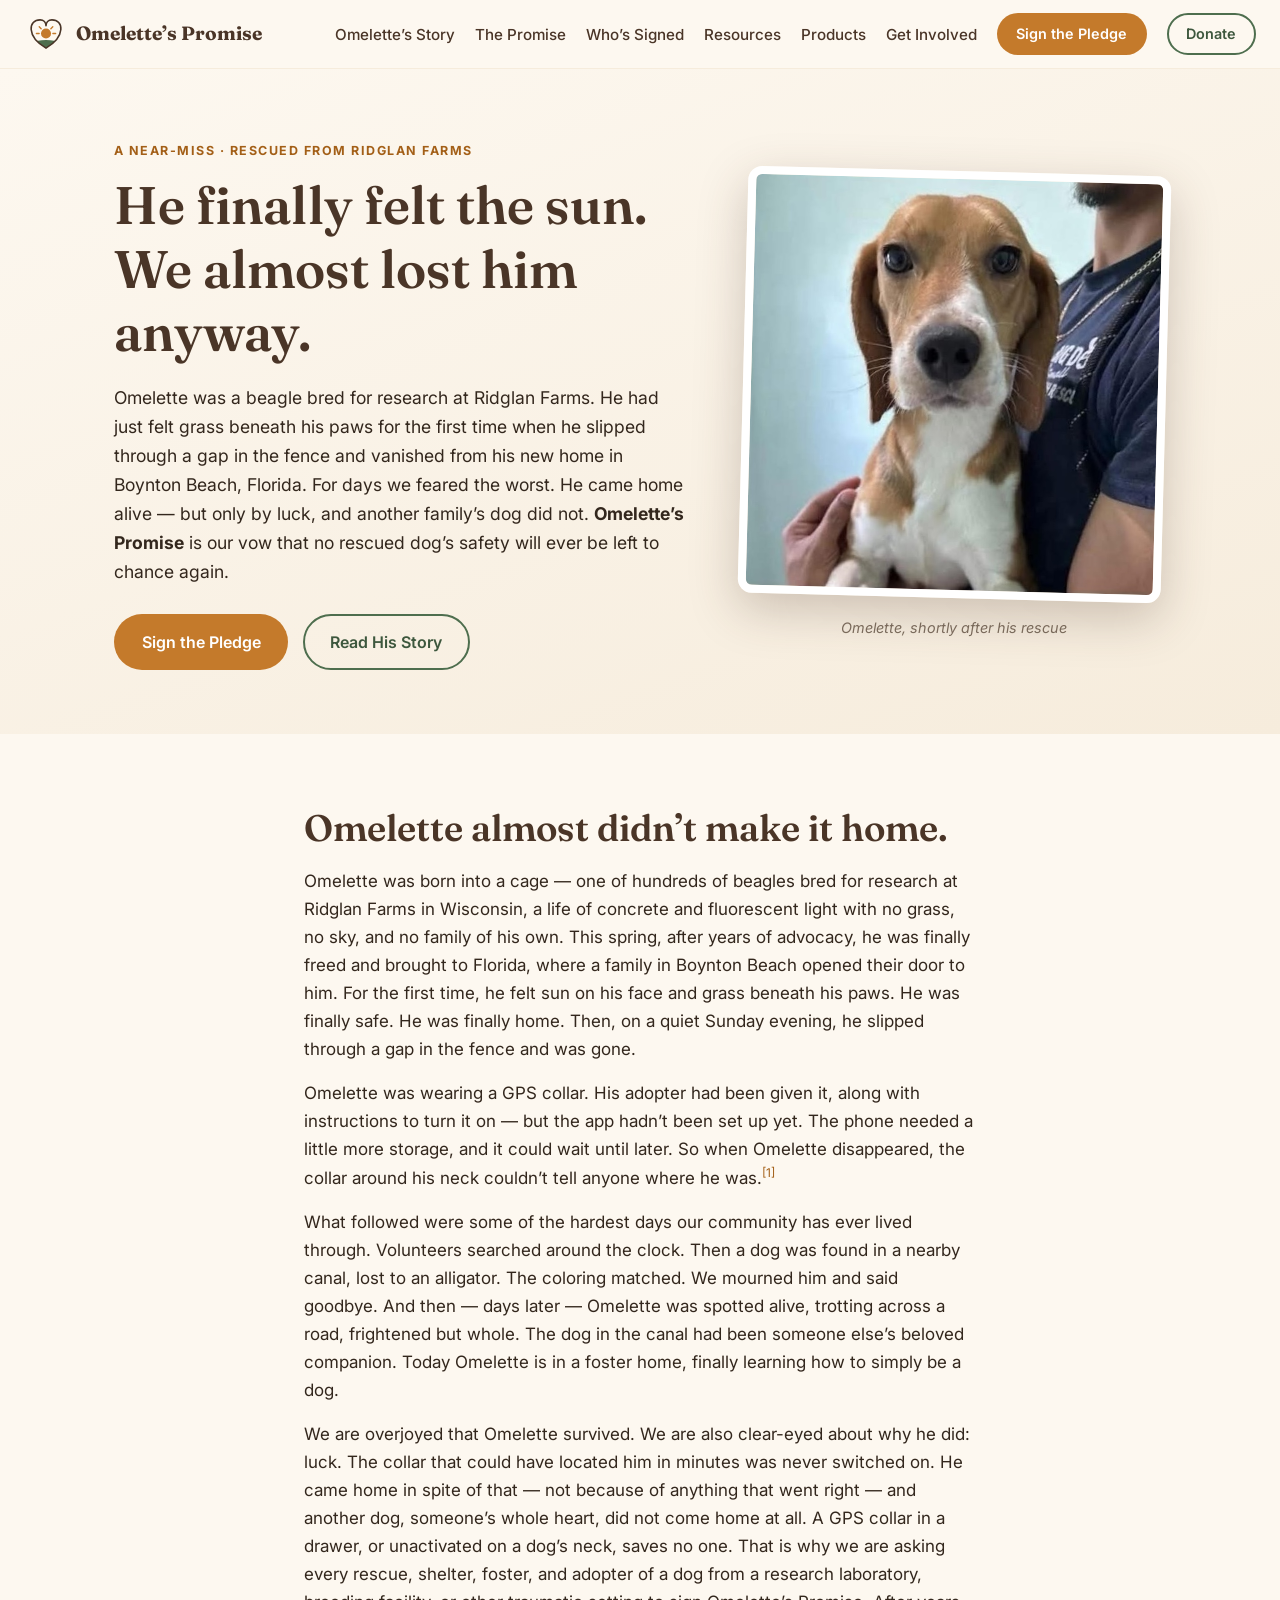
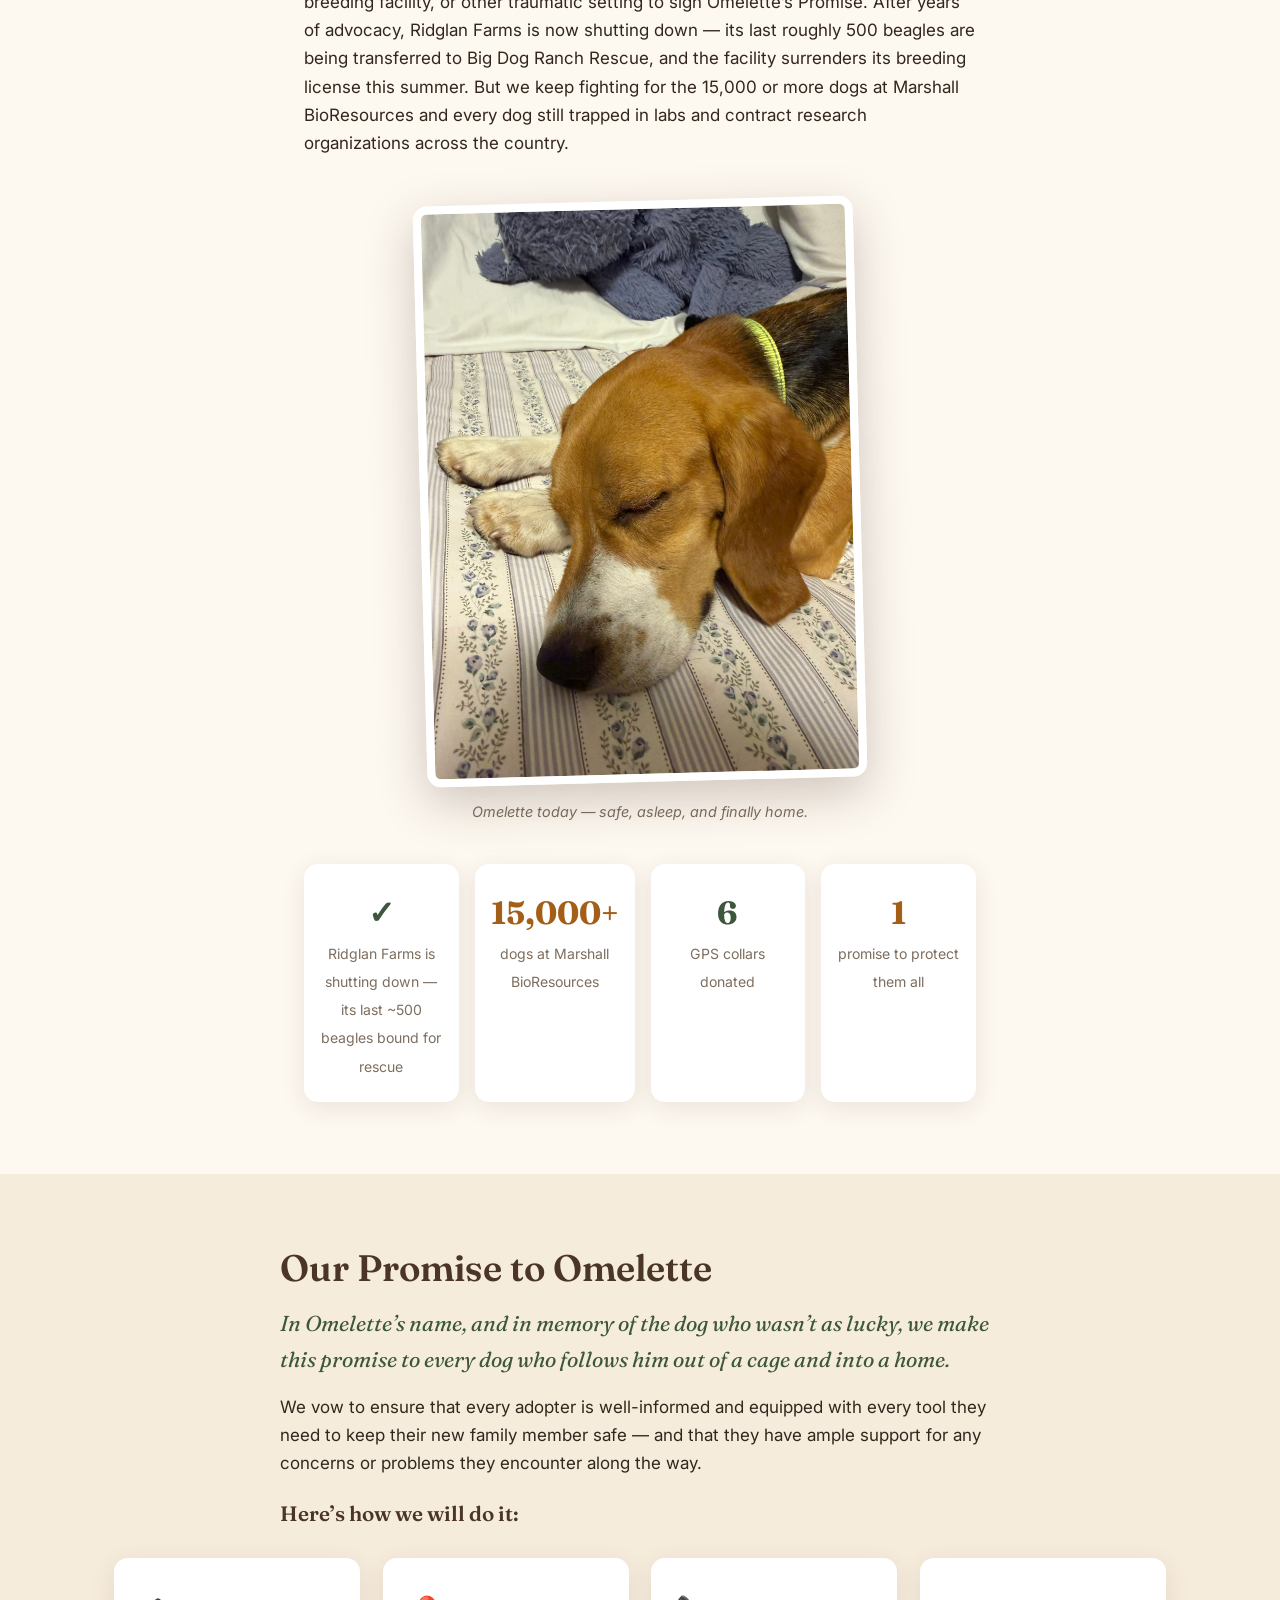
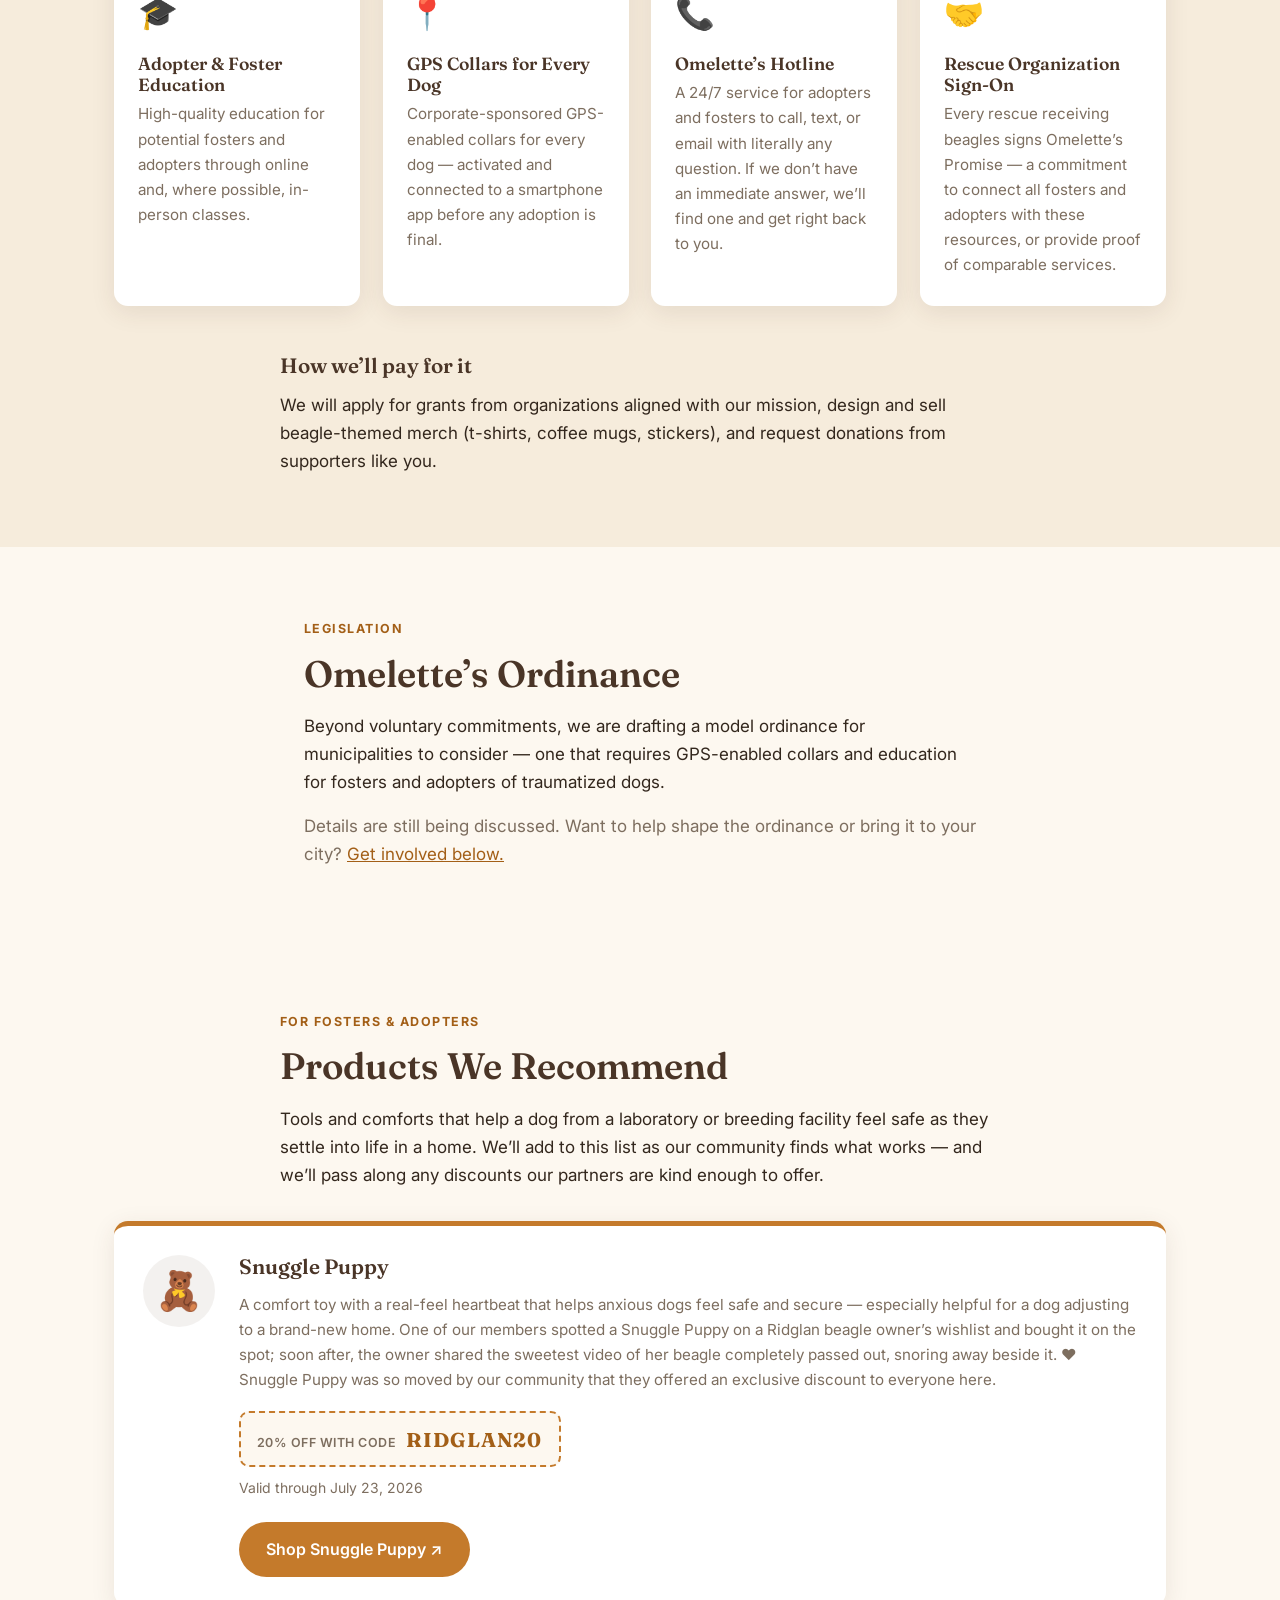
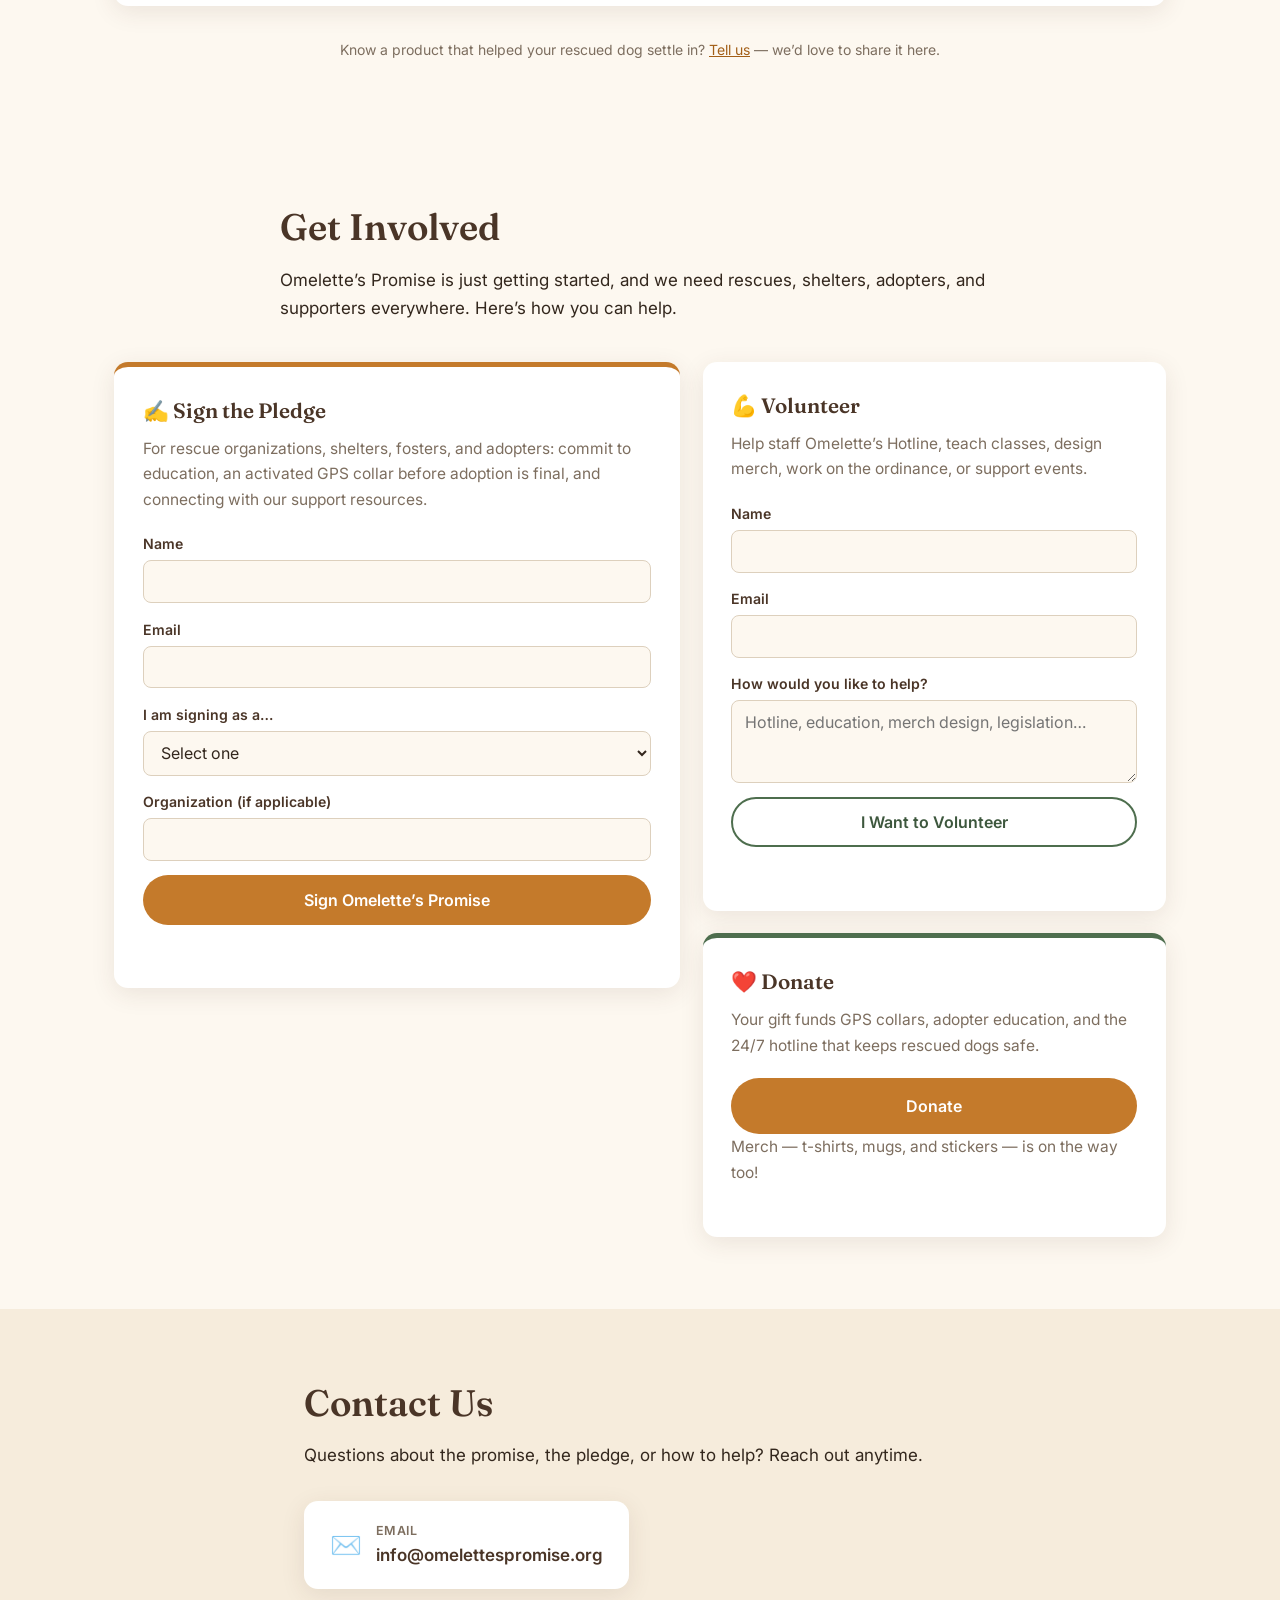
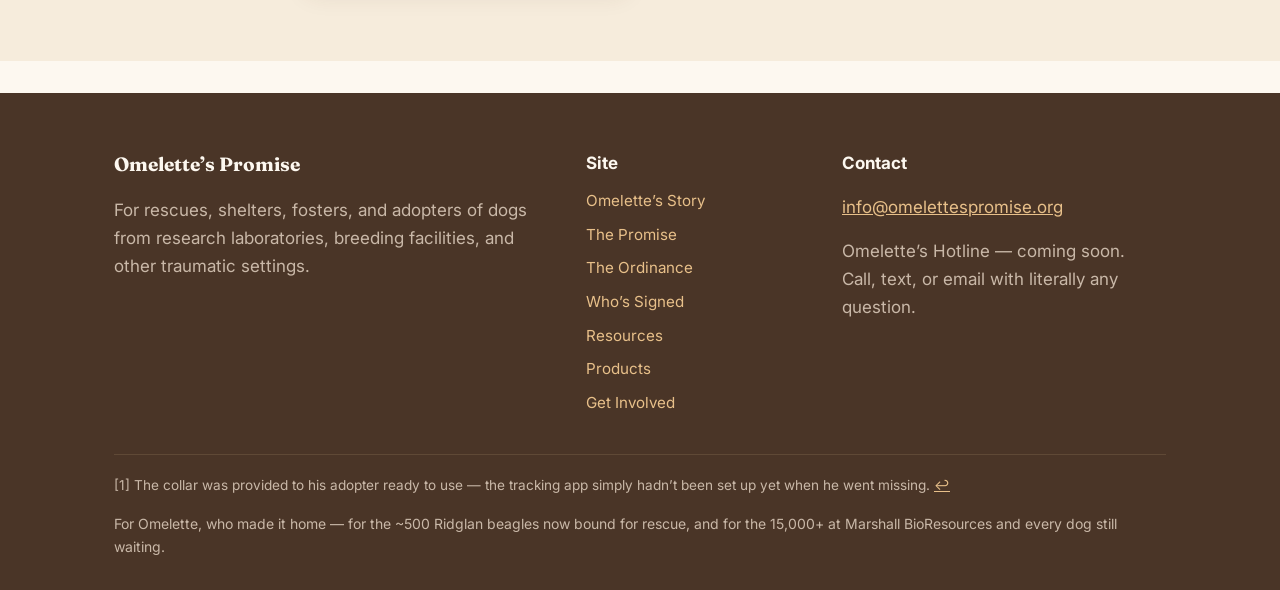
<file: index.html>
<!DOCTYPE html>
<html lang="en">
<head>
  <meta charset="UTF-8">
  <meta name="viewport" content="width=device-width, initial-scale=1.0">
  <title>Omelette’s Promise — Keeping Every Rescued Dog Safe</title>
  <meta name="description" content="Omelette’s Promise is a commitment by rescues, shelters, fosters, and adopters to keep every dog rescued from research laboratories and other traumatic settings safe — through education, GPS collars, and 24/7 support.">
  <meta property="og:title" content="Omelette’s Promise">
  <meta property="og:description" content="A promise to keep every rescued dog safe. Education, GPS collars, and 24/7 support for fosters and adopters.">
  <meta property="og:image" content="assets/omelette.jpg">
  <link rel="icon" type="image/svg+xml" href="assets/favicon.svg">
  <link rel="preconnect" href="https://fonts.googleapis.com">
  <link rel="preconnect" href="https://fonts.gstatic.com" crossorigin>
  <link href="https://fonts.googleapis.com/css2?family=Fraunces:opsz,wght@9..144,500;9..144,600;9..144,700&family=Inter:wght@400;500;600;700&display=swap" rel="stylesheet">
  <link rel="stylesheet" href="css/styles.css">
</head>
<body>

  <header class="site-header">
    <nav class="nav container">
      <a href="#" class="brand">
        <img src="assets/logo.svg" alt="" class="brand-logo">
        <span class="brand-name">Omelette’s Promise</span>
      </a>
      <button class="nav-toggle" aria-label="Open menu" aria-expanded="false">
        <span></span><span></span><span></span>
      </button>
      <ul class="nav-links">
        <li><a href="#story">Omelette’s Story</a></li>
        <li><a href="#promise">The Promise</a></li>
        <li><a href="signers.html">Who’s Signed</a></li>
        <li><a href="resources.html">Resources</a></li>
        <li><a href="#products">Products</a></li>
        <li><a href="#get-involved">Get Involved</a></li>
        <li><a href="#pledge" class="btn btn-primary btn-small">Sign the Pledge</a></li>
        <li><a href="https://donorbox.org/omelette-s-promise" class="btn btn-secondary btn-small custom-dbox-popup">Donate</a></li>
      </ul>
    </nav>
  </header>

  <main>

    <!-- ============ HERO ============ -->
    <section class="hero">
      <div class="container hero-grid">
        <div class="hero-text">
          <p class="eyebrow">A near-miss · Rescued from Ridglan Farms</p>
          <h1>He finally felt the sun.<br>We almost lost him anyway.</h1>
          <p class="hero-lead">
            Omelette was a beagle bred for research at Ridglan Farms. He had just felt
            grass beneath his paws for the first time when he slipped through a gap in
            the fence and vanished from his new home in Boynton Beach, Florida. For days
            we feared the worst. He came home alive — but only by luck, and another
            family’s dog did not. <strong>Omelette’s Promise</strong> is our vow that no
            rescued dog’s safety will ever be left to chance again.
          </p>
          <div class="hero-actions">
            <a href="#pledge" class="btn btn-primary">Sign the Pledge</a>
            <a href="#story" class="btn btn-secondary">Read His Story</a>
          </div>
        </div>
        <figure class="hero-photo">
          <img src="assets/omelette.jpg" alt="Omelette, a tan and white beagle with gentle brown eyes, held in the arms of a rescuer" onerror="this.closest('.hero-photo').classList.add('photo-missing')">
          <div class="photo-fallback" aria-hidden="true"><span>🐶</span><p>Omelette’s photo</p></div>
          <figcaption>Omelette, shortly after his rescue</figcaption>
        </figure>
      </div>
    </section>

    <!-- ============ STORY ============ -->
    <section id="story" class="section">
      <div class="container narrow">
        <h2>Omelette almost didn’t make it home.</h2>
        <p>
          Omelette was born into a cage — one of hundreds of beagles bred for research at
          Ridglan Farms in Wisconsin, a life of concrete and fluorescent light with no
          grass, no sky, and no family of his own. This spring, after years of advocacy, he
          was finally freed and brought to Florida, where a family in Boynton Beach opened
          their door to him. For the first time, he felt sun on his face and grass beneath
          his paws. He was finally safe. He was finally home. Then, on a quiet Sunday
          evening, he slipped through a gap in the fence and was gone.
        </p>
        <p>
          Omelette was wearing a GPS collar. His adopter had been given it, along with
          instructions to turn it on — but the app hadn’t been set up yet. The phone needed
          a little more storage, and it could wait until later. So when Omelette
          disappeared, the collar around his neck couldn’t tell anyone where he was.<a href="#footnote-1" id="ref-1" class="footnote-ref">[1]</a>
        </p>
        <p>
          What followed were some of the hardest days our community has ever lived through.
          Volunteers searched around the clock. Then a dog was found in a nearby canal, lost
          to an alligator. The coloring matched. We mourned him and said goodbye. And then —
          days later — Omelette was spotted alive, trotting across a road, frightened but
          whole. The dog in the canal had been someone else’s beloved companion. Today
          Omelette is in a foster home, finally learning how to simply be a dog.
        </p>
        <p>
          We are overjoyed that Omelette survived. We are also clear-eyed about why he did:
          luck. The collar that could have located him in minutes was never switched on. He
          came home in spite of that — not because of anything that went right — and another
          dog, someone’s whole heart, did not come home at all. A GPS collar in a drawer, or
          unactivated on a dog’s neck, saves no one. That is why we are asking every rescue,
          shelter, foster, and adopter of a dog from a research laboratory, breeding
          facility, or other traumatic setting to sign Omelette’s Promise. After years of
          advocacy, Ridglan Farms is now shutting down — its last roughly 500 beagles are
          being transferred to Big Dog Ranch Rescue, and the facility surrenders its
          breeding license this summer. But we keep fighting for the 15,000 or more dogs at
          Marshall BioResources and every dog still trapped in labs and contract research
          organizations across the country.
        </p>
        <figure class="hero-photo story-photo">
          <img src="assets/omelette-safe.jpg" alt="Omelette, a tan, white, and black beagle, asleep and relaxed on a bed" onerror="this.closest('.story-photo').classList.add('photo-missing')">
          <div class="photo-fallback" aria-hidden="true"><span>🐶</span><p>Omelette today</p></div>
          <figcaption>Omelette today — safe, asleep, and finally home.</figcaption>
        </figure>
        <div class="stat-row">
          <div class="stat stat-win">
            <span class="stat-number">✓</span>
            <span class="stat-label">Ridglan Farms is shutting down — its last ~500 beagles bound for rescue</span>
          </div>
          <div class="stat">
            <span class="stat-number">15,000+</span>
            <span class="stat-label">dogs at Marshall BioResources</span>
          </div>
          <div class="stat stat-win">
            <!-- Update this number as collars are donated -->
            <span class="stat-number">6</span>
            <span class="stat-label">GPS collars donated</span>
          </div>
          <div class="stat">
            <span class="stat-number">1</span>
            <span class="stat-label">promise to protect them all</span>
          </div>
        </div>
      </div>
    </section>

    <!-- ============ THE PROMISE ============ -->
    <section id="promise" class="section section-alt">
      <div class="container">
        <div class="narrow">
          <h2>Our Promise to Omelette</h2>
          <p class="promise-vow">
            <em>In Omelette’s name, and in memory of the dog who wasn’t as lucky, we make
            this promise to every dog who follows him out of a cage and into a home.</em>
          </p>
          <p>
            We vow to ensure that every adopter is well-informed and equipped with every
            tool they need to keep their new family member safe — and that they have ample
            support for any concerns or problems they encounter along the way.
          </p>
          <h3>Here’s how we will do it:</h3>
        </div>
        <div class="card-grid">
          <div class="card">
            <div class="card-icon" aria-hidden="true">🎓</div>
            <h4>Adopter &amp; Foster Education</h4>
            <p>High-quality education for potential fosters and adopters through online and, where possible, in-person classes.</p>
          </div>
          <div class="card">
            <div class="card-icon" aria-hidden="true">📍</div>
            <h4>GPS Collars for Every Dog</h4>
            <p>Corporate-sponsored GPS-enabled collars for every dog — activated and connected to a smartphone app before any adoption is final.</p>
          </div>
          <div class="card">
            <div class="card-icon" aria-hidden="true">📞</div>
            <h4>Omelette’s Hotline</h4>
            <p>A 24/7 service for adopters and fosters to call, text, or email with literally any question. If we don’t have an immediate answer, we’ll find one and get right back to you.</p>
          </div>
          <div class="card">
            <div class="card-icon" aria-hidden="true">🤝</div>
            <h4>Rescue Organization Sign-On</h4>
            <p>Every rescue receiving beagles signs Omelette’s Promise — a commitment to connect all fosters and adopters with these resources, or provide proof of comparable services.</p>
          </div>
        </div>
        <div class="narrow funding-note">
          <h3>How we’ll pay for it</h3>
          <p>
            We will apply for grants from organizations aligned with our mission, design
            and sell beagle-themed merch (t-shirts, coffee mugs, stickers), and request
            donations from supporters like you.
          </p>
        </div>
      </div>
    </section>

    <!-- ============ ORDINANCE ============ -->
    <section id="ordinance" class="section">
      <div class="container narrow">
        <p class="eyebrow">Legislation</p>
        <h2>Omelette’s Ordinance</h2>
        <p>
          Beyond voluntary commitments, we are drafting a model ordinance for
          municipalities to consider — one that requires GPS-enabled collars and education
          for fosters and adopters of traumatized dogs.
        </p>
        <p class="muted">
          Details are still being discussed. Want to help shape the ordinance or bring it
          to your city? <a href="#get-involved">Get involved below.</a>
        </p>
      </div>
    </section>

    <!-- ============ RECOMMENDED PRODUCTS ============ -->
    <section id="products" class="section">
      <div class="container">
        <div class="narrow">
          <p class="eyebrow">For Fosters &amp; Adopters</p>
          <h2>Products We Recommend</h2>
          <p>
            Tools and comforts that help a dog from a laboratory or breeding facility
            feel safe as they settle into life in a home. We’ll add to this list as our
            community finds what works — and we’ll pass along any discounts our partners
            are kind enough to offer.
          </p>
        </div>

        <div class="product-grid">
          <div class="product-card">
            <div class="product-media" aria-hidden="true">🧸</div>
            <div class="product-body">
              <h3>Snuggle Puppy</h3>
              <p>
                A comfort toy with a real-feel heartbeat that helps anxious dogs feel
                safe and secure — especially helpful for a dog adjusting to a brand-new
                home. One of our members spotted a Snuggle Puppy on a Ridglan beagle
                owner’s wishlist and bought it on the spot; soon after, the owner shared
                the sweetest video of her beagle completely passed out, snoring away
                beside it. ❤️ Snuggle Puppy was so moved by our community that they
                offered an exclusive discount to everyone here.
              </p>
              <div class="promo">
                <div class="promo-code">
                  <span class="promo-label">20% off with code</span>
                  <span class="promo-value">RIDGLAN20</span>
                </div>
                <p class="promo-expiry muted small">Valid through July 23, 2026</p>
              </div>
              <a href="https://snugglepuppy.com/" class="btn btn-primary" target="_blank" rel="noopener">
                Shop Snuggle Puppy ↗
              </a>
            </div>
          </div>
        </div>

        <p class="narrow muted small product-note">
          Know a product that helped your rescued dog settle in?
          <a href="#contact">Tell us</a> — we’d love to share it here.
        </p>
      </div>
    </section>

    <!-- ============ GET INVOLVED ============ -->
    <section id="get-involved" class="section">
      <div class="container">
        <div class="narrow">
          <h2>Get Involved</h2>
          <p>
            Omelette’s Promise is just getting started, and we need rescues, shelters,
            adopters, and supporters everywhere. Here’s how you can help.
          </p>
        </div>

        <div class="involve-grid">

          <!-- Pledge -->
          <div id="pledge" class="involve-card involve-pledge">
            <h3>✍️ Sign the Pledge</h3>
            <p>
              For rescue organizations, shelters, fosters, and adopters: commit to
              education, an activated GPS collar before adoption is final, and connecting
              with our support resources.
            </p>
            <form class="form" data-form="pledge" action="https://formspree.io/f/mnjybqvw" method="POST">
              <input type="hidden" name="_subject" value="New Omelette’s Promise pledge signature">
              <input type="text" name="_gotcha" style="display:none" tabindex="-1" autocomplete="off" aria-hidden="true">
              <label>Name <input type="text" name="name" required autocomplete="name"></label>
              <label>Email <input type="email" name="email" required autocomplete="email"></label>
              <label>I am signing as a…
                <select name="role" required>
                  <option value="">Select one</option>
                  <option>Rescue organization</option>
                  <option>Shelter</option>
                  <option>Foster</option>
                  <option>Adopter</option>
                  <option>Supporter</option>
                </select>
              </label>
              <label>Organization (if applicable) <input type="text" name="org"></label>
              <button type="submit" class="btn btn-primary">Sign Omelette’s Promise</button>
              <p class="form-status" role="status" aria-live="polite"></p>
            </form>
          </div>

          <div class="involve-stack">
            <!-- Volunteer -->
            <div id="volunteer" class="involve-card">
              <h3>💪 Volunteer</h3>
              <p>
                Help staff Omelette’s Hotline, teach classes, design merch, work on the
                ordinance, or support events.
              </p>
              <form class="form" data-form="volunteer" action="https://formspree.io/f/mvznborb" method="POST">
                <input type="hidden" name="_subject" value="New Omelette’s Promise volunteer sign-up">
                <input type="text" name="_gotcha" style="display:none" tabindex="-1" autocomplete="off" aria-hidden="true">
                <label>Name <input type="text" name="name" required autocomplete="name"></label>
                <label>Email <input type="email" name="email" required autocomplete="email"></label>
                <label>How would you like to help? <textarea name="interest" rows="3" placeholder="Hotline, education, merch design, legislation…"></textarea></label>
                <button type="submit" class="btn btn-secondary">I Want to Volunteer</button>
                <p class="form-status" role="status" aria-live="polite"></p>
              </form>
            </div>

            <!-- Donate -->
            <div id="donate" class="involve-card involve-donate">
              <h3>❤️ Donate</h3>
              <p>
                Your gift funds GPS collars, adopter education, and the 24/7 hotline that
                keeps rescued dogs safe.
              </p>
              <a href="https://donorbox.org/omelette-s-promise" class="btn btn-primary btn-block custom-dbox-popup">Donate</a>
              <p class="muted small">Merch — t-shirts, mugs, and stickers — is on the way too!</p>
            </div>
          </div>

        </div>
      </div>
    </section>

    <!-- ============ CONTACT ============ -->
    <section id="contact" class="section section-alt">
      <div class="container narrow">
        <h2>Contact Us</h2>
        <p>
          Questions about the promise, the pledge, or how to help? Reach out anytime.
        </p>
        <div class="contact-row">
          <a href="mailto:info@omelettespromise.org" class="contact-item">
            <span class="contact-icon" aria-hidden="true">✉️</span>
            <span>
              <span class="contact-label">Email</span>
              info@omelettespromise.org
            </span>
          </a>
        </div>
      </div>
    </section>

  </main>

  <footer class="site-footer">
    <div class="container">
      <div class="footer-grid">
        <div>
          <p class="brand-name">Omelette’s Promise</p>
          <p class="muted">
            For rescues, shelters, fosters, and adopters of dogs from research
            laboratories, breeding facilities, and other traumatic settings.
          </p>
        </div>
        <div>
          <p class="footer-heading">Site</p>
          <ul class="footer-links">
            <li><a href="#story">Omelette’s Story</a></li>
            <li><a href="#promise">The Promise</a></li>
            <li><a href="#ordinance">The Ordinance</a></li>
            <li><a href="signers.html">Who’s Signed</a></li>
            <li><a href="resources.html">Resources</a></li>
            <li><a href="#products">Products</a></li>
            <li><a href="#get-involved">Get Involved</a></li>
          </ul>
        </div>
        <div>
          <p class="footer-heading">Contact</p>
          <p class="muted">
            <a href="mailto:info@omelettespromise.org">info@omelettespromise.org</a>
          </p>
          <p class="muted">Omelette’s Hotline — coming soon.<br>Call, text, or email with literally any question.</p>
        </div>
      </div>
      <hr>
      <p id="footnote-1" class="footnote">
        [1] The collar was provided to his adopter ready to use — the tracking app simply
        hadn’t been set up yet when he went missing. <a href="#ref-1">↩</a>
      </p>
      <p class="muted small">For Omelette, who made it home — for the ~500 Ridglan beagles now bound for rescue, and for the 15,000+ at Marshall BioResources and every dog still waiting.</p>
    </div>
  </footer>

  <script src="js/main.js"></script>
  <script type="text/javascript" defer src="https://donorbox.org/install-popup-button.js"></script>
  <script>window.DonorBox = { widgetLinkClassName: "custom-dbox-popup" };</script>
</body>
</html>
</file>
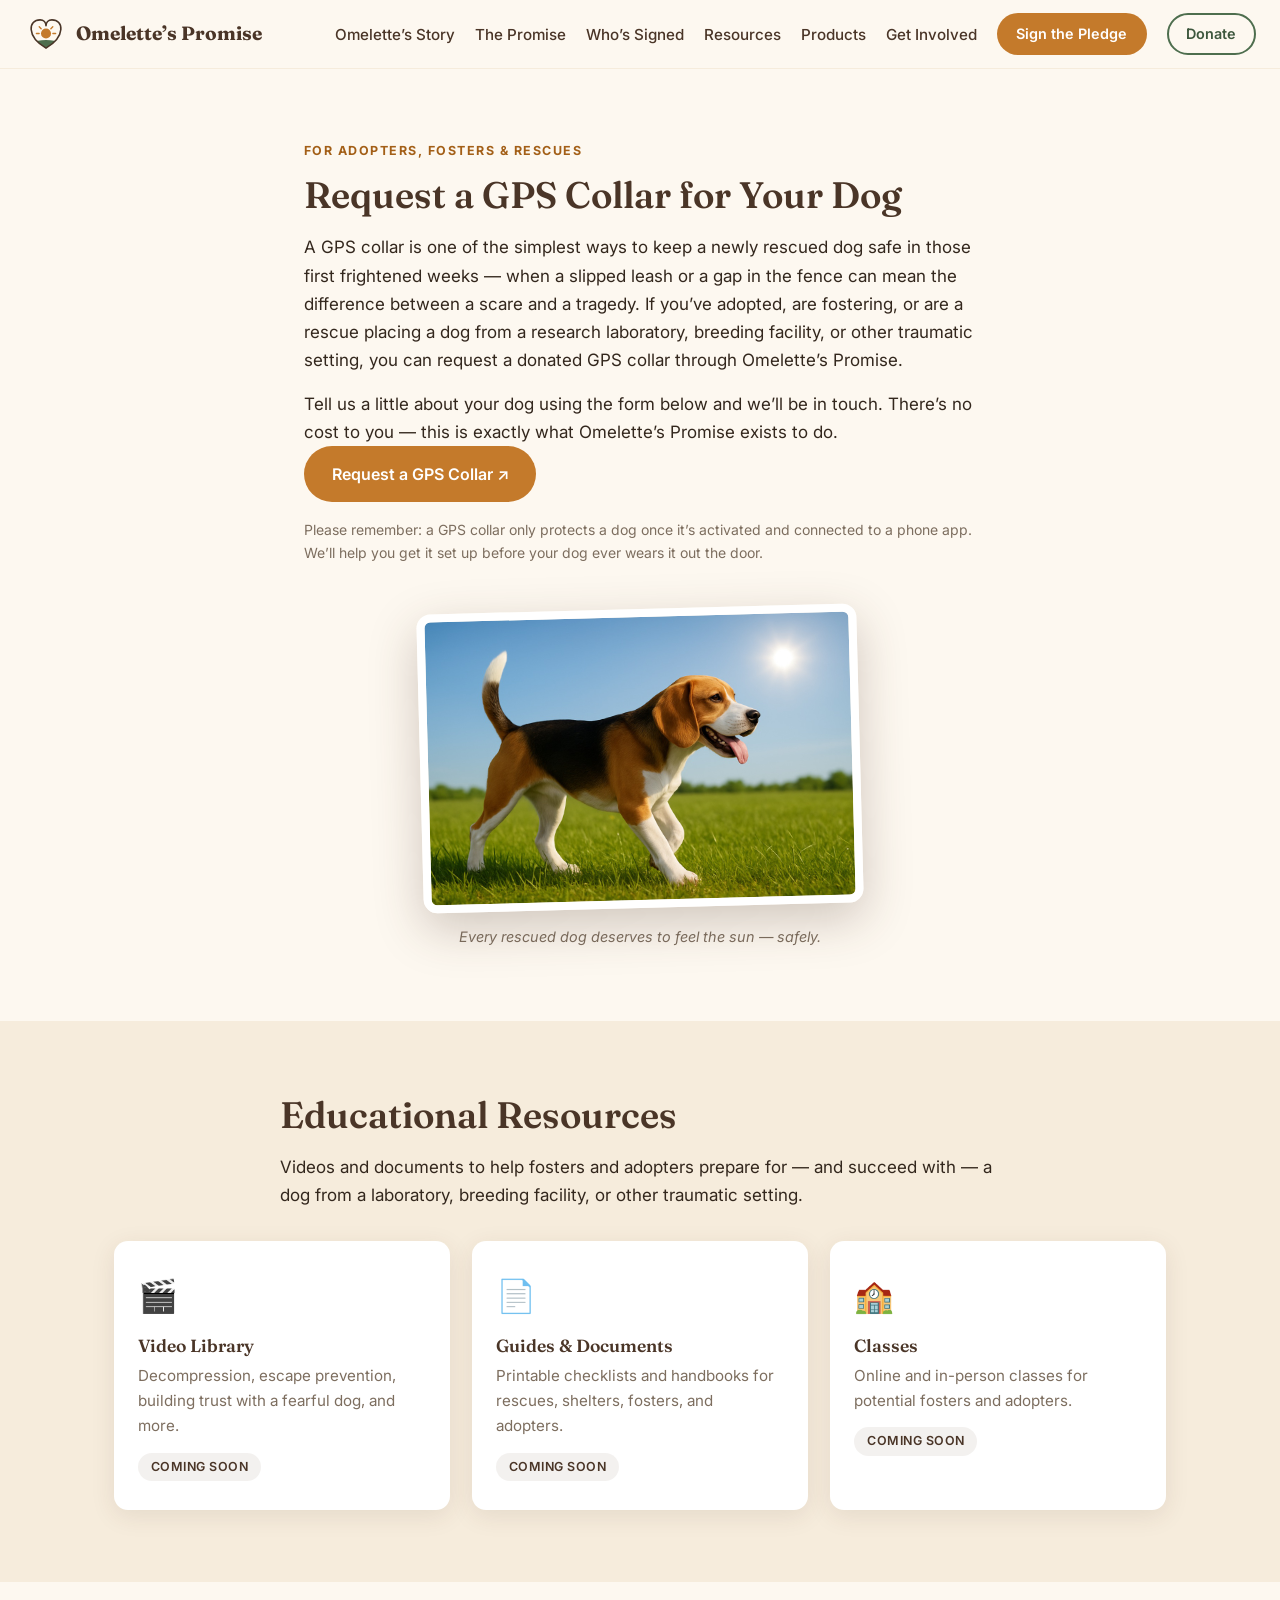
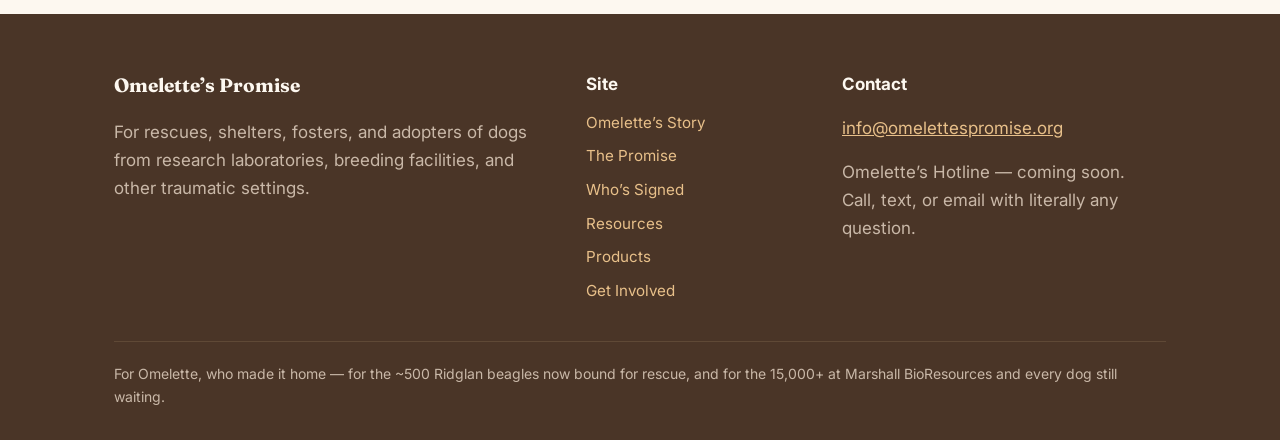
<file: resources.html>
<!DOCTYPE html>
<html lang="en">
<head>
  <meta charset="UTF-8">
  <meta name="viewport" content="width=device-width, initial-scale=1.0">
  <title>Resources for Adopters &amp; Fosters — Omelette’s Promise</title>
  <meta name="description" content="Resources for adopters, fosters, and rescues of dogs from research laboratories and other traumatic settings — request a GPS collar donation and access educational videos, guides, and classes.">
  <meta property="og:title" content="Resources for Adopters &amp; Fosters — Omelette’s Promise">
  <meta property="og:description" content="Request a GPS collar donation for your dog, plus educational resources for adopters, fosters, and rescues.">
  <meta property="og:image" content="assets/omelette.jpg">
  <link rel="icon" type="image/svg+xml" href="assets/favicon.svg">
  <link rel="preconnect" href="https://fonts.googleapis.com">
  <link rel="preconnect" href="https://fonts.gstatic.com" crossorigin>
  <link href="https://fonts.googleapis.com/css2?family=Fraunces:opsz,wght@9..144,500;9..144,600;9..144,700&family=Inter:wght@400;500;600;700&display=swap" rel="stylesheet">
  <link rel="stylesheet" href="css/styles.css">
</head>
<body>

  <header class="site-header">
    <nav class="nav container">
      <a href="index.html" class="brand">
        <img src="assets/logo.svg" alt="" class="brand-logo">
        <span class="brand-name">Omelette’s Promise</span>
      </a>
      <button class="nav-toggle" aria-label="Open menu" aria-expanded="false">
        <span></span><span></span><span></span>
      </button>
      <ul class="nav-links">
        <li><a href="index.html#story">Omelette’s Story</a></li>
        <li><a href="index.html#promise">The Promise</a></li>
        <li><a href="signers.html">Who’s Signed</a></li>
        <li><a href="resources.html" aria-current="page">Resources</a></li>
        <li><a href="index.html#products">Products</a></li>
        <li><a href="index.html#get-involved">Get Involved</a></li>
        <li><a href="index.html#pledge" class="btn btn-primary btn-small">Sign the Pledge</a></li>
        <li><a href="https://donorbox.org/omelette-s-promise" class="btn btn-secondary btn-small custom-dbox-popup">Donate</a></li>
      </ul>
    </nav>
  </header>

  <main>

    <!-- ============ GPS COLLAR REQUEST ============ -->
    <section class="section">
      <div class="container narrow">
        <p class="eyebrow">For Adopters, Fosters &amp; Rescues</p>
        <h2>Request a GPS Collar for Your Dog</h2>
        <p>
          A GPS collar is one of the simplest ways to keep a newly rescued dog safe in
          those first frightened weeks — when a slipped leash or a gap in the fence can
          mean the difference between a scare and a tragedy. If you’ve adopted, are
          fostering, or are a rescue placing a dog from a research laboratory, breeding
          facility, or other traumatic setting, you can request a donated GPS collar
          through Omelette’s Promise.
        </p>
        <p>
          Tell us a little about your dog using the form below and we’ll be in touch.
          There’s no cost to you — this is exactly what Omelette’s Promise exists to do.
        </p>
        <a href="https://tally.so/r/LZog62" class="btn btn-primary" target="_blank" rel="noopener">
          Request a GPS Collar ↗
        </a>
        <p class="muted small" style="margin-top:1rem;">
          Please remember: a GPS collar only protects a dog once it’s activated and
          connected to a phone app. We’ll help you get it set up before your dog ever
          wears it out the door.
        </p>
        <figure class="hero-photo story-photo">
          <img src="assets/beagle-sunny-field.jpg" alt="A happy beagle trotting across a sunny green field under a blue sky" onerror="this.closest('.story-photo').classList.add('photo-missing')">
          <div class="photo-fallback" aria-hidden="true"><span>🐶</span><p>A beagle in the sun</p></div>
          <figcaption>Every rescued dog deserves to feel the sun — safely.</figcaption>
        </figure>
      </div>
    </section>

    <!-- ============ EDUCATIONAL RESOURCES ============ -->
    <section id="education" class="section section-alt">
      <div class="container">
        <div class="narrow">
          <h2>Educational Resources</h2>
          <p>
            Videos and documents to help fosters and adopters prepare for — and succeed
            with — a dog from a laboratory, breeding facility, or other traumatic setting.
          </p>
        </div>
        <div class="card-grid">
          <div class="card card-resource">
            <div class="card-icon" aria-hidden="true">🎬</div>
            <h4>Video Library</h4>
            <p>Decompression, escape prevention, building trust with a fearful dog, and more.</p>
            <span class="badge">Coming soon</span>
          </div>
          <div class="card card-resource">
            <div class="card-icon" aria-hidden="true">📄</div>
            <h4>Guides &amp; Documents</h4>
            <p>Printable checklists and handbooks for rescues, shelters, fosters, and adopters.</p>
            <span class="badge">Coming soon</span>
          </div>
          <div class="card card-resource">
            <div class="card-icon" aria-hidden="true">🏫</div>
            <h4>Classes</h4>
            <p>Online and in-person classes for potential fosters and adopters.</p>
            <span class="badge">Coming soon</span>
          </div>
        </div>
      </div>
    </section>

  </main>

  <footer class="site-footer">
    <div class="container">
      <div class="footer-grid">
        <div>
          <p class="brand-name">Omelette’s Promise</p>
          <p class="muted">
            For rescues, shelters, fosters, and adopters of dogs from research
            laboratories, breeding facilities, and other traumatic settings.
          </p>
        </div>
        <div>
          <p class="footer-heading">Site</p>
          <ul class="footer-links">
            <li><a href="index.html#story">Omelette’s Story</a></li>
            <li><a href="index.html#promise">The Promise</a></li>
            <li><a href="signers.html">Who’s Signed</a></li>
            <li><a href="resources.html">Resources</a></li>
            <li><a href="index.html#products">Products</a></li>
            <li><a href="index.html#get-involved">Get Involved</a></li>
          </ul>
        </div>
        <div>
          <p class="footer-heading">Contact</p>
          <p class="muted">
            <a href="mailto:info@omelettespromise.org">info@omelettespromise.org</a>
          </p>
          <p class="muted">Omelette’s Hotline — coming soon.<br>Call, text, or email with literally any question.</p>
        </div>
      </div>
      <hr>
      <p class="muted small">For Omelette, who made it home — for the ~500 Ridglan beagles now bound for rescue, and for the 15,000+ at Marshall BioResources and every dog still waiting.</p>
    </div>
  </footer>

  <script src="js/main.js"></script>
  <script type="text/javascript" defer src="https://donorbox.org/install-popup-button.js"></script>
  <script>window.DonorBox = { widgetLinkClassName: "custom-dbox-popup" };</script>
</body>
</html>
</file>
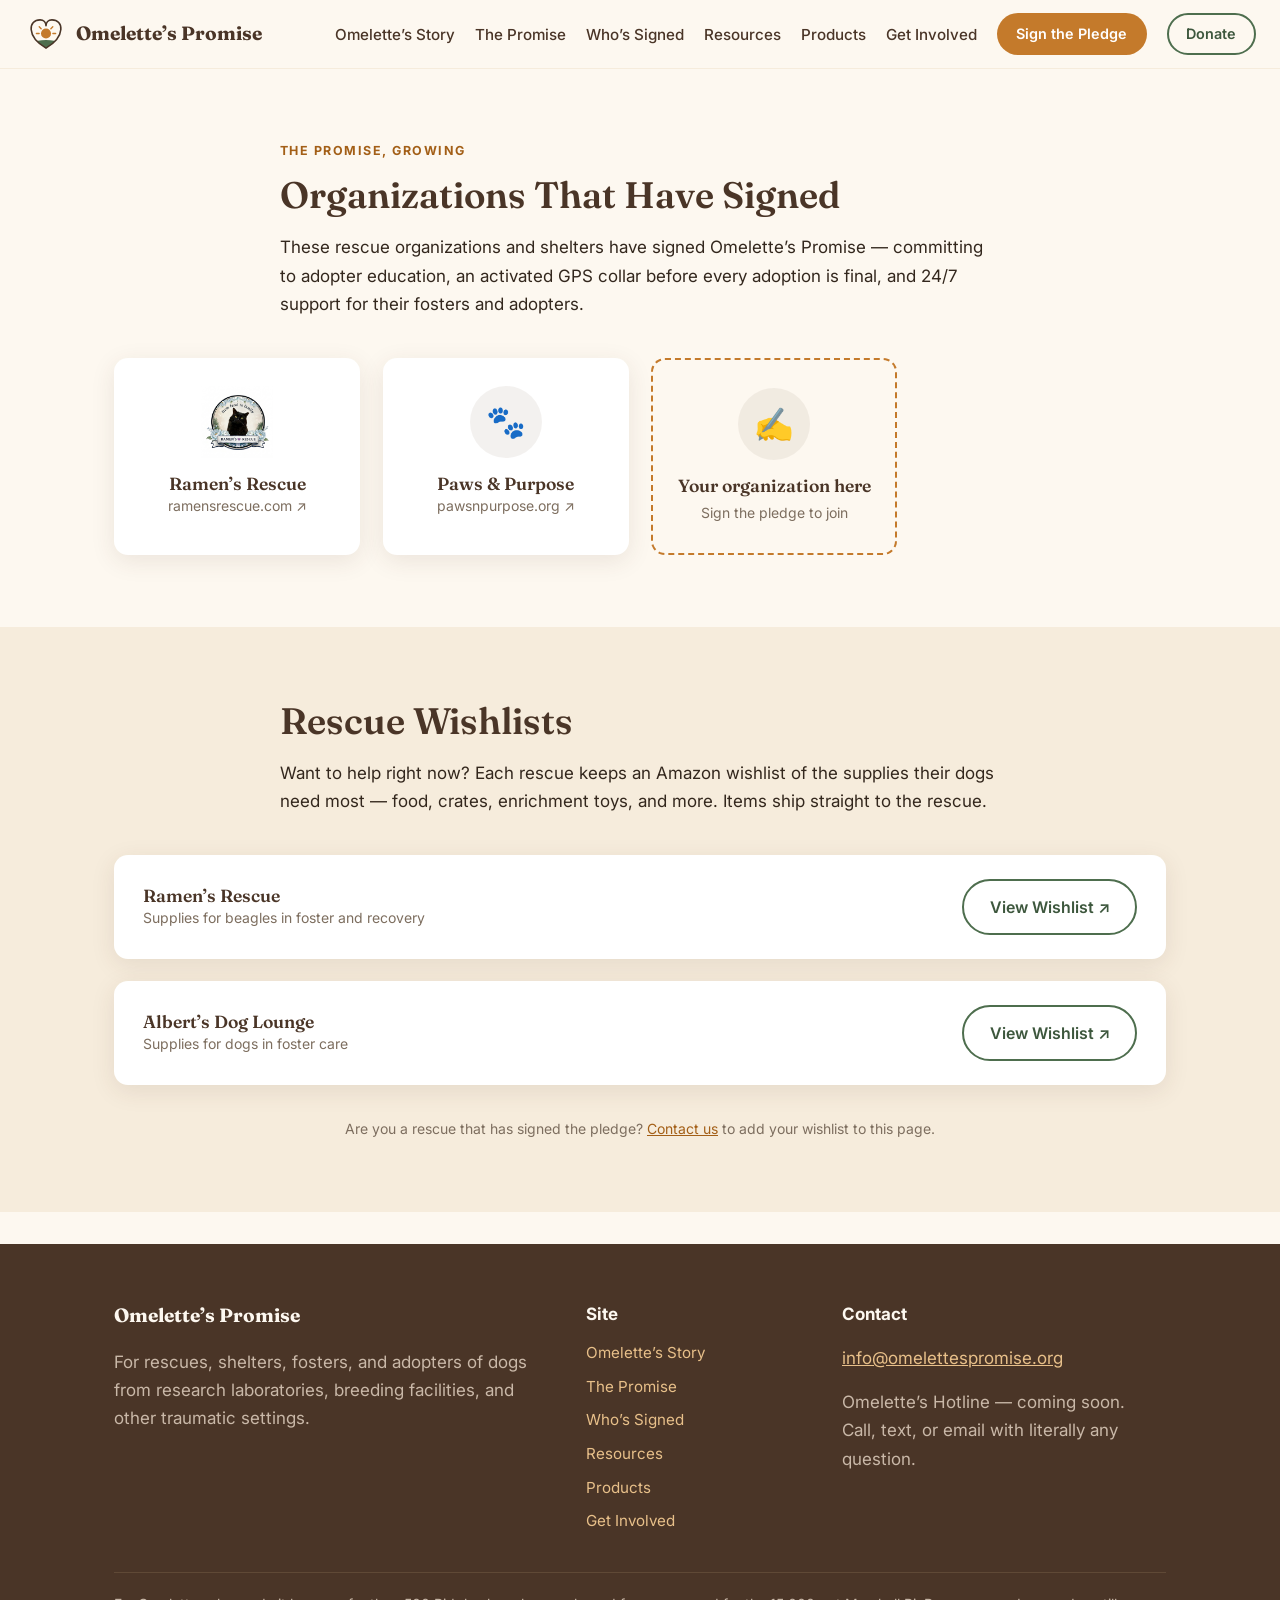
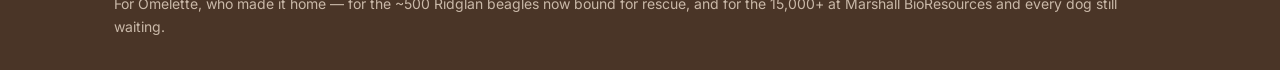
<file: signers.html>
<!DOCTYPE html>
<html lang="en">
<head>
  <meta charset="UTF-8">
  <meta name="viewport" content="width=device-width, initial-scale=1.0">
  <title>Who’s Signed — Omelette’s Promise</title>
  <meta name="description" content="Rescue organizations and shelters that have signed Omelette’s Promise, plus their Amazon wishlists — another easy way to support the beagles directly.">
  <meta property="og:title" content="Who’s Signed Omelette’s Promise">
  <meta property="og:description" content="Organizations that have signed the promise to keep every rescued dog safe — and their wishlists.">
  <meta property="og:image" content="assets/omelette.jpg">
  <link rel="icon" type="image/svg+xml" href="assets/favicon.svg">
  <link rel="preconnect" href="https://fonts.googleapis.com">
  <link rel="preconnect" href="https://fonts.gstatic.com" crossorigin>
  <link href="https://fonts.googleapis.com/css2?family=Fraunces:opsz,wght@9..144,500;9..144,600;9..144,700&family=Inter:wght@400;500;600;700&display=swap" rel="stylesheet">
  <link rel="stylesheet" href="css/styles.css">
</head>
<body>

  <header class="site-header">
    <nav class="nav container">
      <a href="index.html" class="brand">
        <img src="assets/logo.svg" alt="" class="brand-logo">
        <span class="brand-name">Omelette’s Promise</span>
      </a>
      <button class="nav-toggle" aria-label="Open menu" aria-expanded="false">
        <span></span><span></span><span></span>
      </button>
      <ul class="nav-links">
        <li><a href="index.html#story">Omelette’s Story</a></li>
        <li><a href="index.html#promise">The Promise</a></li>
        <li><a href="signers.html" aria-current="page">Who’s Signed</a></li>
        <li><a href="index.html#resources">Resources</a></li>
        <li><a href="index.html#products">Products</a></li>
        <li><a href="index.html#get-involved">Get Involved</a></li>
        <li><a href="index.html#pledge" class="btn btn-primary btn-small">Sign the Pledge</a></li>
        <li><a href="https://donorbox.org/omelette-s-promise" class="btn btn-secondary btn-small custom-dbox-popup">Donate</a></li>
      </ul>
    </nav>
  </header>

  <main>

    <!-- ============ SIGNERS ============ -->
    <section class="section">
      <div class="container">
        <div class="narrow">
          <p class="eyebrow">The Promise, Growing</p>
          <h2>Organizations That Have Signed</h2>
          <p>
            These rescue organizations and shelters have signed Omelette’s Promise —
            committing to adopter education, an activated GPS collar before every
            adoption is final, and 24/7 support for their fosters and adopters.
          </p>
        </div>

        <div class="org-grid">
          <a href="https://ramensrescue.com/" class="org-card" target="_blank" rel="noopener">
            <img src="assets/ramens-rescue-logo.png" alt="Ramen’s Rescue logo" class="org-logo">
            <h4>Ramen’s Rescue</h4>
            <p class="muted small">ramensrescue.com ↗</p>
          </a>
          <a href="https://www.pawsnpurpose.org/" class="org-card" target="_blank" rel="noopener">
            <div class="org-logo org-logo-fallback" aria-hidden="true">🐾</div>
            <h4>Paws &amp; Purpose</h4>
            <p class="muted small">pawsnpurpose.org ↗</p>
          </a>
          <a href="index.html#pledge" class="org-card org-card-cta">
            <div class="org-logo org-logo-fallback" aria-hidden="true">✍️</div>
            <h4>Your organization here</h4>
            <p class="muted small">Sign the pledge to join</p>
          </a>
        </div>
      </div>
    </section>

    <!-- ============ WISHLISTS ============ -->
    <section id="wishlists" class="section section-alt">
      <div class="container">
        <div class="narrow">
          <h2>Rescue Wishlists</h2>
          <p>
            Want to help right now? Each rescue keeps an Amazon wishlist of the supplies
            their dogs need most — food, crates, enrichment toys, and more. Items ship
            straight to the rescue.
          </p>
        </div>

        <div class="wishlist-grid">
          <div class="wishlist-card">
            <div>
              <h4>Ramen’s Rescue</h4>
              <p class="muted small">Supplies for beagles in foster and recovery</p>
            </div>
            <a href="https://www.amazon.com/hz/wishlist/ls/2EOLVGTOWYN2Y" class="btn btn-secondary" target="_blank" rel="noopener">
              View Wishlist ↗
            </a>
          </div>
          <div class="wishlist-card">
            <div>
              <h4>Albert’s Dog Lounge</h4>
              <p class="muted small">Supplies for dogs in foster care</p>
            </div>
            <a href="https://www.amazon.com/hz/wishlist/ls/1WQ1288ECA0Y5" class="btn btn-secondary" target="_blank" rel="noopener">
              View Wishlist ↗
            </a>
          </div>
        </div>

        <p class="narrow muted small wishlist-note">
          Are you a rescue that has signed the pledge? <a href="index.html#contact">Contact us</a>
          to add your wishlist to this page.
        </p>
      </div>
    </section>

  </main>

  <footer class="site-footer">
    <div class="container">
      <div class="footer-grid">
        <div>
          <p class="brand-name">Omelette’s Promise</p>
          <p class="muted">
            For rescues, shelters, fosters, and adopters of dogs from research
            laboratories, breeding facilities, and other traumatic settings.
          </p>
        </div>
        <div>
          <p class="footer-heading">Site</p>
          <ul class="footer-links">
            <li><a href="index.html#story">Omelette’s Story</a></li>
            <li><a href="index.html#promise">The Promise</a></li>
            <li><a href="signers.html">Who’s Signed</a></li>
            <li><a href="index.html#resources">Resources</a></li>
            <li><a href="index.html#products">Products</a></li>
            <li><a href="index.html#get-involved">Get Involved</a></li>
          </ul>
        </div>
        <div>
          <p class="footer-heading">Contact</p>
          <p class="muted">
            <a href="mailto:info@omelettespromise.org">info@omelettespromise.org</a>
          </p>
          <p class="muted">Omelette’s Hotline — coming soon.<br>Call, text, or email with literally any question.</p>
        </div>
      </div>
      <hr>
      <p class="muted small">For Omelette, who made it home — for the ~500 Ridglan beagles now bound for rescue, and for the 15,000+ at Marshall BioResources and every dog still waiting.</p>
    </div>
  </footer>

  <script src="js/main.js"></script>
  <script type="text/javascript" defer src="https://donorbox.org/install-popup-button.js"></script>
  <script>window.DonorBox = { widgetLinkClassName: "custom-dbox-popup" };</script>
</body>
</html>
</file>
<file: css/styles.css>
/* ============ Omelette's Promise ============ */

:root {
  --cream: #fdf8f0;
  --cream-dark: #f6ecdc;
  --brown: #4a3527;
  --brown-soft: #6e574515;
  --amber: #c47a2b;
  --amber-dark: #a35f17;
  --green: #4e6e4e;
  --green-dark: #3d573d;
  --ink: #33271d;
  --muted: #7d6e5f;
  --white: #ffffff;
  --radius: 14px;
  --shadow: 0 6px 24px rgba(74, 53, 39, 0.10);
  --font-display: "Fraunces", Georgia, serif;
  --font-body: "Inter", -apple-system, BlinkMacSystemFont, sans-serif;
}

* { box-sizing: border-box; margin: 0; padding: 0; }

html { scroll-behavior: smooth; scroll-padding-top: 80px; }

body {
  font-family: var(--font-body);
  color: var(--ink);
  background: var(--cream);
  line-height: 1.65;
  font-size: 17px;
}

h1, h2, h3, h4 {
  font-family: var(--font-display);
  color: var(--brown);
  line-height: 1.2;
  font-weight: 600;
}

h1 { font-size: clamp(2.1rem, 4.5vw, 3.3rem); }
h2 { font-size: clamp(1.7rem, 3vw, 2.3rem); margin-bottom: 1rem; }
h3 { font-size: 1.3rem; margin: 1.5rem 0 0.75rem; }
h4 { font-size: 1.1rem; margin-bottom: 0.4rem; }

p + p { margin-top: 1rem; }

a { color: var(--amber-dark); }

img { max-width: 100%; display: block; }

.container { max-width: 1100px; margin: 0 auto; padding: 0 24px; }
.narrow { max-width: 720px; margin-left: auto; margin-right: auto; }

.muted { color: var(--muted); }
.small { font-size: 0.875rem; }

.eyebrow {
  text-transform: uppercase;
  letter-spacing: 0.12em;
  font-size: 0.78rem;
  font-weight: 700;
  color: var(--amber-dark);
  margin-bottom: 0.75rem;
}

/* ============ Buttons ============ */

.btn {
  display: inline-block;
  padding: 0.8rem 1.6rem;
  border-radius: 999px;
  font-weight: 600;
  font-family: var(--font-body);
  font-size: 1rem;
  text-decoration: none;
  border: 2px solid transparent;
  cursor: pointer;
  transition: transform 0.15s ease, box-shadow 0.15s ease, background 0.15s ease;
}
.btn:hover { transform: translateY(-2px); box-shadow: var(--shadow); }

.btn-primary { background: var(--amber); color: var(--white); }
.btn-primary:hover { background: var(--amber-dark); }

.btn-secondary { background: transparent; color: var(--green-dark); border-color: var(--green); }
.btn-secondary:hover { background: var(--green); color: var(--white); }

.btn-small { padding: 0.45rem 1.1rem; font-size: 0.9rem; }
.btn-block { display: block; text-align: center; width: 100%; }

/* ============ Header / Nav ============ */

.site-header {
  position: sticky;
  top: 0;
  z-index: 100;
  background: rgba(253, 248, 240, 0.92);
  backdrop-filter: blur(8px);
  border-bottom: 1px solid var(--cream-dark);
}

.nav {
  display: flex;
  align-items: center;
  justify-content: space-between;
  gap: 1.5rem;
  max-width: 1280px;
  padding-top: 0.8rem;
  padding-bottom: 0.8rem;
}

.brand {
  display: flex;
  align-items: center;
  gap: 0.5rem;
  text-decoration: none;
}
.brand-logo { height: 32px; width: auto; }
.brand-name {
  font-family: var(--font-display);
  font-weight: 700;
  font-size: 1.2rem;
  color: var(--brown);
  white-space: nowrap;
}

.nav-links {
  display: flex;
  align-items: center;
  gap: 1.25rem;
  list-style: none;
}
.nav-links a {
  white-space: nowrap;
}
.nav-links a:not(.btn) {
  text-decoration: none;
  color: var(--brown);
  font-weight: 500;
  font-size: 0.95rem;
}
.nav-links a:not(.btn):hover { color: var(--amber-dark); }

.nav-toggle {
  display: none;
  flex-direction: column;
  gap: 5px;
  background: none;
  border: none;
  cursor: pointer;
  padding: 6px;
}
.nav-toggle span {
  width: 24px;
  height: 2.5px;
  background: var(--brown);
  border-radius: 2px;
}

/* ============ Hero ============ */

.hero {
  background: linear-gradient(160deg, var(--cream) 0%, var(--cream-dark) 100%);
  padding: 4.5rem 0 4rem;
}

.hero-grid {
  display: grid;
  grid-template-columns: 1.15fr 0.85fr;
  gap: 3.5rem;
  align-items: center;
}

.hero-lead { margin: 1.25rem 0 1.75rem; font-size: 1.1rem; }

.hero-actions { display: flex; gap: 0.9rem; flex-wrap: wrap; }

.hero-photo {
  position: relative;
  margin: 0;
}
.hero-photo img {
  width: 100%;
  border-radius: var(--radius);
  box-shadow: 0 16px 48px rgba(74, 53, 39, 0.25);
  transform: rotate(1.5deg);
  border: 8px solid var(--white);
}
.hero-photo figcaption {
  text-align: center;
  margin-top: 1.1rem;
  font-size: 0.9rem;
  color: var(--muted);
  font-style: italic;
}

/* Fallback if assets/omelette.jpg is missing */
.photo-fallback { display: none; }
.hero-photo.photo-missing img { display: none; }
.hero-photo.photo-missing .photo-fallback {
  display: flex;
  flex-direction: column;
  align-items: center;
  justify-content: center;
  aspect-ratio: 1 / 1;
  border-radius: var(--radius);
  background: var(--brown-soft);
  border: 2px dashed var(--muted);
  color: var(--muted);
}
.photo-fallback span { font-size: 3rem; }

.story-photo { max-width: 440px; margin: 2.8rem auto 0; }
.story-photo img { transform: rotate(-1.5deg); }

/* ============ Sections ============ */

.section { padding: 4.5rem 0; }
.section-alt { background: var(--cream-dark); }

.promise-vow {
  font-family: var(--font-display);
  font-size: 1.35rem;
  color: var(--green-dark);
  margin: 1rem 0;
}

.footnote-ref {
  font-size: 0.75rem;
  vertical-align: super;
  text-decoration: none;
}

/* ============ Stats ============ */

.stat-row {
  display: grid;
  grid-template-columns: repeat(4, 1fr);
  gap: 1rem;
  margin-top: 2.5rem;
}
.stat {
  background: var(--white);
  border-radius: var(--radius);
  padding: 1.4rem 1rem;
  text-align: center;
  box-shadow: var(--shadow);
}
.stat-number {
  display: block;
  font-family: var(--font-display);
  font-size: 2rem;
  font-weight: 700;
  color: var(--amber-dark);
}
.stat-label { font-size: 0.88rem; color: var(--muted); }
.stat-win .stat-number { color: var(--green-dark); }

/* ============ Cards ============ */

.card-grid {
  display: grid;
  grid-template-columns: repeat(auto-fit, minmax(230px, 1fr));
  gap: 1.4rem;
  margin-top: 2rem;
}

.card {
  background: var(--white);
  border-radius: var(--radius);
  padding: 1.8rem 1.5rem;
  box-shadow: var(--shadow);
}
.card p { font-size: 0.95rem; color: var(--muted); }

.card-icon { font-size: 2rem; margin-bottom: 0.8rem; }

.badge {
  display: inline-block;
  margin-top: 0.9rem;
  padding: 0.25rem 0.8rem;
  border-radius: 999px;
  background: var(--brown-soft);
  color: var(--brown);
  font-size: 0.78rem;
  font-weight: 600;
  letter-spacing: 0.04em;
  text-transform: uppercase;
}

.funding-note { margin-top: 3rem; }

/* ============ Recommended Products ============ */

.product-grid {
  display: grid;
  grid-template-columns: repeat(auto-fit, minmax(320px, 1fr));
  gap: 1.4rem;
  margin-top: 2rem;
}

.product-card {
  display: flex;
  gap: 1.5rem;
  align-items: flex-start;
  background: var(--white);
  border-radius: var(--radius);
  padding: 1.8rem;
  box-shadow: var(--shadow);
  border-top: 5px solid var(--amber);
}

.product-media {
  flex: 0 0 auto;
  display: flex;
  align-items: center;
  justify-content: center;
  width: 72px;
  height: 72px;
  font-size: 2.4rem;
  border-radius: 50%;
  background: var(--brown-soft);
}

.product-body { flex: 1; }
.product-body h3 { margin-top: 0; }
.product-body > p { font-size: 0.95rem; color: var(--muted); }

.promo { margin: 1.2rem 0 1.4rem; }
.promo-code {
  display: inline-flex;
  align-items: baseline;
  gap: 0.6rem;
  flex-wrap: wrap;
  padding: 0.6rem 1rem;
  border: 2px dashed var(--amber);
  border-radius: 10px;
  background: var(--cream);
}
.promo-label {
  font-size: 0.78rem;
  font-weight: 600;
  color: var(--muted);
  letter-spacing: 0.04em;
  text-transform: uppercase;
}
.promo-value {
  font-family: var(--font-display);
  font-weight: 700;
  font-size: 1.25rem;
  letter-spacing: 0.06em;
  color: var(--amber-dark);
}
.promo-expiry { margin-top: 0.55rem; }

.product-note { margin-top: 2rem; text-align: center; }

/* ============ Get Involved ============ */

.involve-grid {
  display: grid;
  grid-template-columns: 1.1fr 0.9fr;
  gap: 1.4rem;
  margin-top: 2.5rem;
  align-items: start;
}

.involve-stack { display: grid; gap: 1.4rem; }

.involve-card {
  background: var(--white);
  border-radius: var(--radius);
  padding: 2rem 1.8rem;
  box-shadow: var(--shadow);
}
.involve-card h3 { margin-top: 0; }
.involve-card > p { font-size: 0.97rem; color: var(--muted); margin-bottom: 1.25rem; }

.involve-pledge { border-top: 5px solid var(--amber); }
.involve-donate { border-top: 5px solid var(--green); }

/* ============ Forms ============ */

.form { display: grid; gap: 0.9rem; }

.form label {
  display: grid;
  gap: 0.3rem;
  font-size: 0.88rem;
  font-weight: 600;
  color: var(--brown);
}

.form input,
.form select,
.form textarea {
  font-family: var(--font-body);
  font-size: 1rem;
  padding: 0.65rem 0.8rem;
  border: 1.5px solid #ddd0bd;
  border-radius: 8px;
  background: var(--cream);
  color: var(--ink);
}
.form input:focus,
.form select:focus,
.form textarea:focus {
  outline: 2px solid var(--amber);
  outline-offset: 1px;
  border-color: var(--amber);
}

.form-status { font-size: 0.9rem; font-weight: 600; color: var(--green-dark); min-height: 1.2em; }

/* ============ Signers & Wishlists ============ */

.org-grid {
  display: grid;
  grid-template-columns: repeat(auto-fill, minmax(200px, 1fr));
  gap: 1.4rem;
  margin-top: 2.5rem;
}

.org-card {
  background: var(--white);
  border-radius: var(--radius);
  padding: 1.8rem 1.5rem;
  box-shadow: var(--shadow);
  text-align: center;
  text-decoration: none;
}
.org-card h4 { margin: 0.9rem 0 0; color: var(--brown); }

.org-logo {
  height: 72px;
  width: 72px;
  margin: 0 auto;
  object-fit: contain;
}
.org-logo-fallback {
  display: flex;
  align-items: center;
  justify-content: center;
  font-size: 2rem;
  border-radius: 50%;
  background: var(--brown-soft);
}

.org-card-cta {
  border: 2px dashed var(--amber);
  background: transparent;
  box-shadow: none;
}
.org-card-cta:hover { background: var(--white); box-shadow: var(--shadow); }
.org-card-cta p { margin-top: 0.3rem; }

.wishlist-grid {
  display: grid;
  gap: 1.4rem;
  margin-top: 2.5rem;
}

.wishlist-card {
  display: flex;
  align-items: center;
  justify-content: space-between;
  flex-wrap: wrap;
  gap: 1rem;
  background: var(--white);
  border-radius: var(--radius);
  padding: 1.5rem 1.8rem;
  box-shadow: var(--shadow);
}
.wishlist-card h4 { margin: 0; }
.wishlist-card .btn { white-space: nowrap; }

.wishlist-note { margin-top: 2rem; text-align: center; }

/* ============ Contact ============ */

.contact-row {
  display: flex;
  flex-wrap: wrap;
  gap: 1.4rem;
  margin-top: 2rem;
}

.contact-item {
  display: flex;
  align-items: center;
  gap: 0.9rem;
  background: var(--white);
  border-radius: var(--radius);
  padding: 1.2rem 1.6rem;
  box-shadow: var(--shadow);
  text-decoration: none;
  color: var(--brown);
  font-weight: 600;
}
.contact-item:hover { outline: 2px solid var(--amber); }

.contact-icon { font-size: 1.6rem; }

.contact-label {
  display: block;
  font-size: 0.78rem;
  font-weight: 600;
  letter-spacing: 0.04em;
  text-transform: uppercase;
  color: var(--muted);
}

/* ============ Footer ============ */

.site-footer {
  background: var(--brown);
  color: var(--cream);
  padding: 3.5rem 0 2rem;
  margin-top: 2rem;
}
.site-footer .brand-name { color: var(--cream); }
.site-footer a { color: #e8c08a; }
.site-footer .muted { color: #c9b8a8; }
.site-footer hr { border: none; border-top: 1px solid #5f4936; margin: 2rem 0 1.2rem; }

.footer-grid {
  display: grid;
  grid-template-columns: 2fr 1fr 1.5fr;
  gap: 2.5rem;
}
.footer-heading { font-weight: 700; margin-bottom: 0.6rem; }
.footer-links { list-style: none; }
.footer-links li { margin-bottom: 0.35rem; }
.footer-links a { text-decoration: none; font-size: 0.95rem; }
.footer-links a:hover { text-decoration: underline; }

.footnote { font-size: 0.85rem; color: #c9b8a8; margin-bottom: 1rem; }

/* ============ Responsive ============ */

@media (max-width: 880px) {
  .stat-row { grid-template-columns: repeat(2, 1fr); }
  .hero-grid { grid-template-columns: 1fr; gap: 2.5rem; }
  .hero-photo { max-width: 420px; margin: 0 auto; }
  .involve-grid { grid-template-columns: 1fr; }
  .footer-grid { grid-template-columns: 1fr; gap: 1.8rem; }
}

@media (max-width: 1230px) {
  .nav-toggle { display: flex; }
  .nav-links {
    display: none;
    position: absolute;
    top: 100%;
    left: 0;
    right: 0;
    flex-direction: column;
    align-items: flex-start;
    gap: 0;
    background: var(--cream);
    border-bottom: 1px solid var(--cream-dark);
    padding: 0.5rem 24px 1rem;
    box-shadow: var(--shadow);
  }
  .nav-links.open { display: flex; }
  .nav-links li { width: 100%; }
  .nav-links a:not(.btn) { display: block; padding: 0.7rem 0; }
  .nav-links .btn { margin-top: 0.6rem; }
}

@media (max-width: 720px) {
  .stat-row { grid-template-columns: 1fr; }
  .section { padding: 3rem 0; }
  .product-card { flex-direction: column; gap: 1.1rem; }
}
</file>
